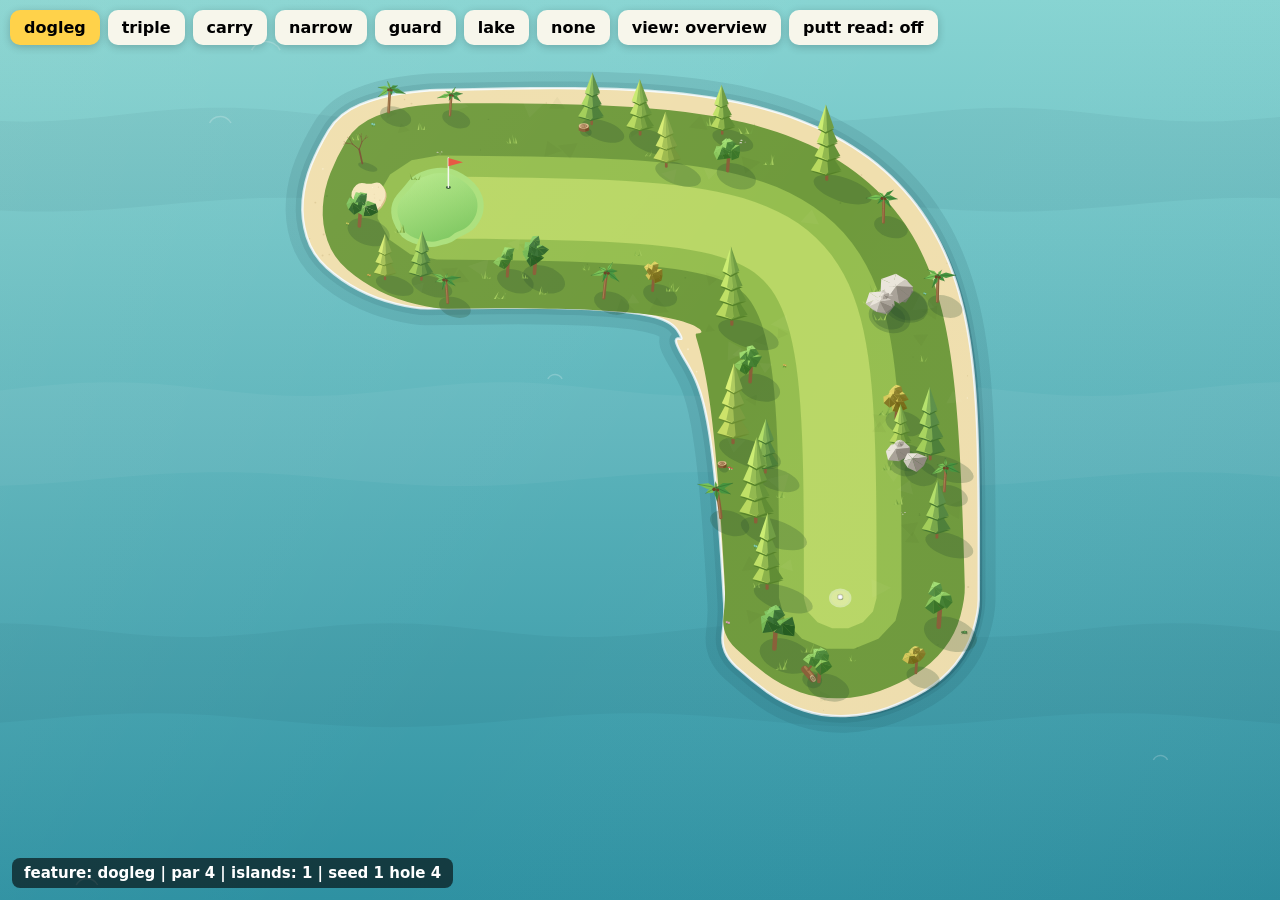
<file: dev/hazard-test.html>
<!doctype html>
<!-- Dev-only: hunts seeds for one hole of each signature hazard (carry /
     narrow / guard / none) and renders it with the production renderer so
     the in-flight hazard feature can be eyeballed. Not linked from the game. -->
<html>
<head>
  <meta charset="utf-8">
  <meta name="viewport" content="width=device-width, initial-scale=1">
  <title>Golf — hazard test</title>
  <style>
    * { margin: 0; box-sizing: border-box; }
    html, body { height: 100%; overflow: hidden; font-family: 'Avenir Next', system-ui, sans-serif; }
    #course { position: fixed; inset: 0; width: 100%; height: 100%; }
    #bar { position: fixed; top: 10px; left: 10px; display: flex; gap: 8px; z-index: 5; flex-wrap: wrap; }
    button {
      border: none; border-radius: 10px; padding: 8px 14px; font: inherit;
      font-weight: 700; background: rgba(253,248,236,0.95); cursor: pointer;
      box-shadow: 0 2px 8px rgba(0,0,0,0.2);
    }
    button.active { background: #ffd24a; }
    #label {
      position: fixed; bottom: 12px; left: 12px; z-index: 5;
      background: rgba(0,0,0,0.6); color: #fff; padding: 6px 12px;
      border-radius: 8px; font-weight: 700; font-size: 15px;
    }
  </style>
</head>
<body>
  <canvas id="course"></canvas>
  <div id="bar"></div>
  <div id="label"></div>
  <script src="../js/rng.js?v=13"></script>
  <script src="../js/course.js?v=13"></script>
  <script src="../js/physics.js?v=13"></script>
  <script src="../js/ambient.js?v=13"></script>
  <script src="../js/render.js?v=13"></script>
  <script>
  (function () {
    'use strict';
    var canvas = document.getElementById('course');
    var renderer = new Renderer(canvas);
    var view = 'overview';

    // Hunt seeds for one hole of each feature. generateHole tags hole.feature.
    var WANT = ['dogleg', 'triple', 'carry', 'narrow', 'guard', 'lake', 'none'];
    var found = {};
    var seed = 1;
    while (Object.keys(found).length < WANT.length && seed < 4000) {
      var holes = Course.generate(seed, 9);
      for (var i = 0; i < holes.length; i++) {
        var f = holes[i].feature;
        if (WANT.indexOf(f) >= 0 && !found[f]) {
          found[f] = { hole: holes[i], seed: seed, idx: i };
        }
      }
      seed++;
    }

    var order = WANT.filter(function (f) { return found[f]; });
    var cur = order[0];
    window.HAZARD_FOUND = order;

    var bar = document.getElementById('bar');
    order.forEach(function (f) {
      var b = document.createElement('button');
      b.textContent = f;
      b.dataset.feature = f;
      b.addEventListener('click', function () { select(f); });
      bar.appendChild(b);
    });
    var vb = document.createElement('button');
    vb.textContent = 'view: overview';
    vb.addEventListener('click', function () {
      view = view === 'overview' ? 'iso' : 'overview';
      vb.textContent = 'view: ' + view;
    });
    bar.appendChild(vb);

    var puttMode = false, puttState = null;
    var pb = document.createElement('button');
    pb.textContent = 'putt read: off';
    pb.addEventListener('click', function () {
      puttMode = !puttMode;
      pb.textContent = 'putt read: ' + (puttMode ? 'on' : 'off');
      pb.classList.toggle('active', puttMode);
      buildPutt();
      fitView(true);
    });
    bar.appendChild(pb);

    function h() { return found[cur].hole; }

    // Fake a putt from the edge of the green to the pin so the slope grid +
    // flowing dots can be inspected without playing a full round.
    function buildPutt() {
      if (!puttMode || !window.Physics) { puttState = null; return; }
      var hole = h();
      var toTee = Math.atan2(hole.tee.x - hole.pin.x, hole.tee.y - hole.pin.y);
      var r = hole.greenR * 0.7;
      var ball = { x: hole.pin.x + Math.sin(toTee) * r, y: hole.pin.y + Math.cos(toTee) * r, lie: 'green' };
      var aim = Math.atan2(hole.pin.x - ball.x, hole.pin.y - ball.y);
      var sim = Physics.simulate(hole, ball, { club: 'putter', aim: aim, power: 1, acc: 0 });
      puttState = { ball: ball, aim: { from: ball, path: sim.keys, isPutt: true } };
    }

    function select(f) {
      cur = f;
      Ambient.reset(h());
      renderer.snapCamera && fitView(true);
      Array.prototype.forEach.call(bar.children, function (c) {
        if (c.dataset.feature) c.classList.toggle('active', c.dataset.feature === f);
      });
      var rec = found[cur];
      document.getElementById('label').textContent =
        'feature: ' + f + '   |   par ' + h().par + '   |   islands: ' +
        (h().islands ? h().islands.length : 1) + '   |   seed ' + rec.seed + ' hole ' + (rec.idx + 1);
      buildPutt();
    }

    function fitView(snap) {
      var hole = h();
      if (puttMode) {
        var gr = hole.greenR * 1.7;
        renderer.fitBounds({ minX: hole.green.x - gr, maxX: hole.green.x + gr, minY: hole.green.y - gr, maxY: hole.green.y + gr }, 4);
      } else if (view === 'overview') {
        renderer.fitBounds(hole.bounds, 4);
      } else {
        var aim = Math.atan2(hole.pin.x - hole.tee.x, hole.pin.y - hole.tee.y);
        renderer.fitShot(hole.tee, aim, Math.min(hole.length * 0.8, 260));
      }
      if (snap) renderer.snapCamera();
    }

    var last = performance.now();
    function frame(now) {
      requestAnimationFrame(frame);
      var dt = Math.min(100, now - last); last = now;
      fitView(false);
      renderer.tickCamera(dt);
      var hole = h();
      Ambient.update(dt, hole, renderer);
      var ball = puttMode && puttState
        ? { x: puttState.ball.x, y: puttState.ball.y, lie: 'green', strokes: 0 }
        : { x: hole.tee.x, y: hole.tee.y, lie: 'tee', strokes: 0 };
      renderer.draw({
        hole: hole, time: now,
        balls: { p1: ball },
        aim: puttMode && puttState ? puttState.aim : null,
        myUid: null,
      });
    }

    // debug hook: point a feature button at a specific seed/hole
    window.HAZARD_SET = function (feature, seed, idx) {
      var holes = Course.generate(seed, 9);
      found[feature] = { hole: holes[idx], seed: seed, idx: idx };
      select(feature);
    };

    select(cur);
    fitView(true);
    requestAnimationFrame(frame);
  })();
  </script>
</body>
</html>
</file>
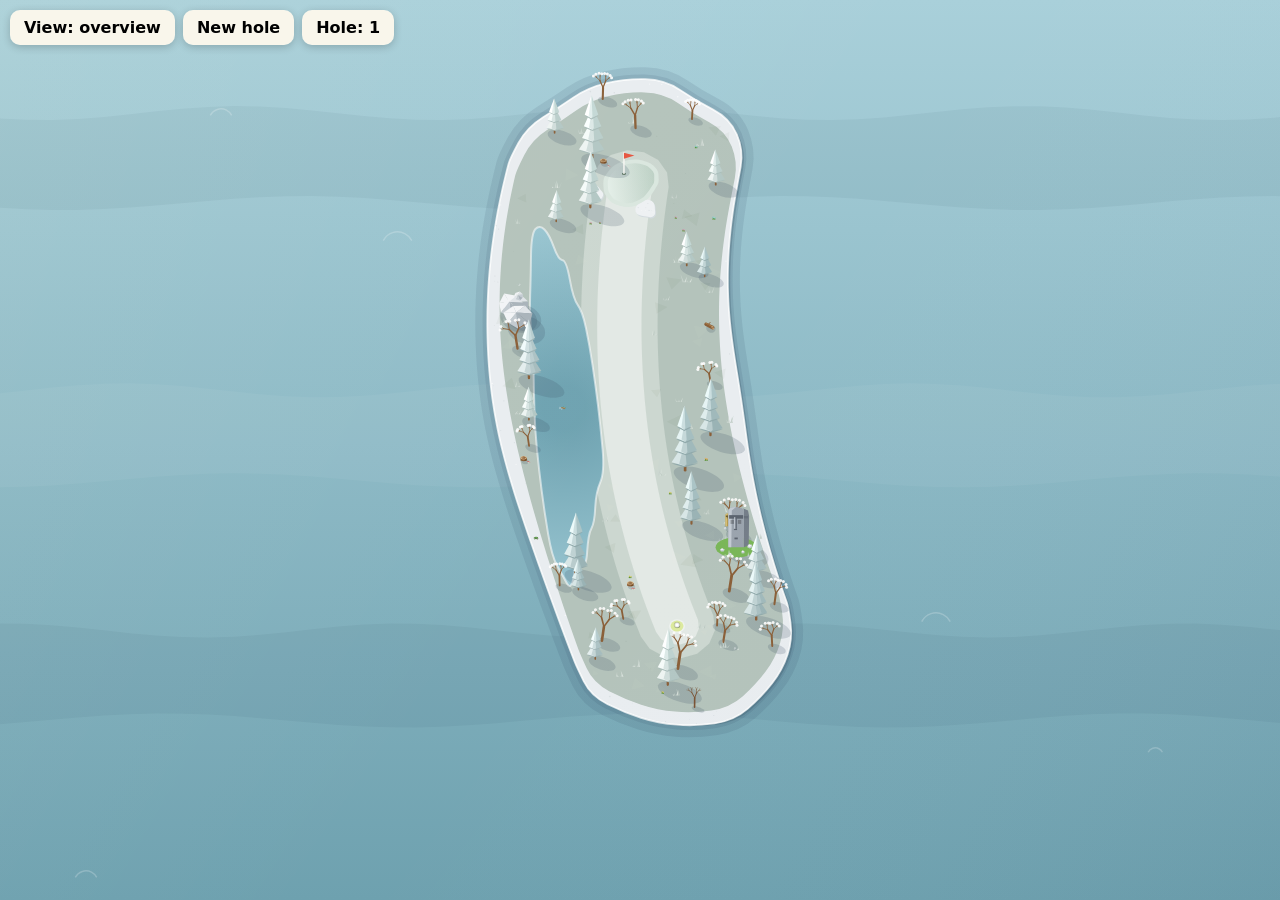
<file: dev/style-lab.html>
<!doctype html>
<!-- Style lab: renders ONE hole with experimental visual upgrades layered
     over the normal renderer (see style-lab.js). The live game is untouched
     until a look is approved and ported into js/render.js. -->
<html>
<head>
  <meta charset="utf-8">
  <meta name="viewport" content="width=device-width, initial-scale=1">
  <title>Golf — style lab</title>
  <style>
    * { margin: 0; box-sizing: border-box; }
    html, body { height: 100%; overflow: hidden; font-family: 'Avenir Next', system-ui, sans-serif; }
    #course { position: fixed; inset: 0; width: 100%; height: 100%; }
    #bar {
      position: fixed; top: 10px; left: 10px; display: flex; gap: 8px; z-index: 5;
    }
    button {
      border: none; border-radius: 10px; padding: 8px 14px; font: inherit;
      font-weight: 700; background: rgba(253,248,236,0.95); cursor: pointer;
      box-shadow: 0 2px 8px rgba(0,0,0,0.2);
    }
  </style>
</head>
<body>
  <canvas id="course"></canvas>
  <div id="bar">
    <button id="btn-view">View: overview</button>
    <button id="btn-seed">New hole</button>
    <button id="btn-style">Hole: 1</button>
  </div>
  <script src="../js/rng.js"></script>
  <script src="../js/course.js"></script>
  <script src="../js/ambient.js"></script>
  <script src="../js/render.js"></script>
  <script src="style-lab.js"></script>
</body>
</html>
</file>
